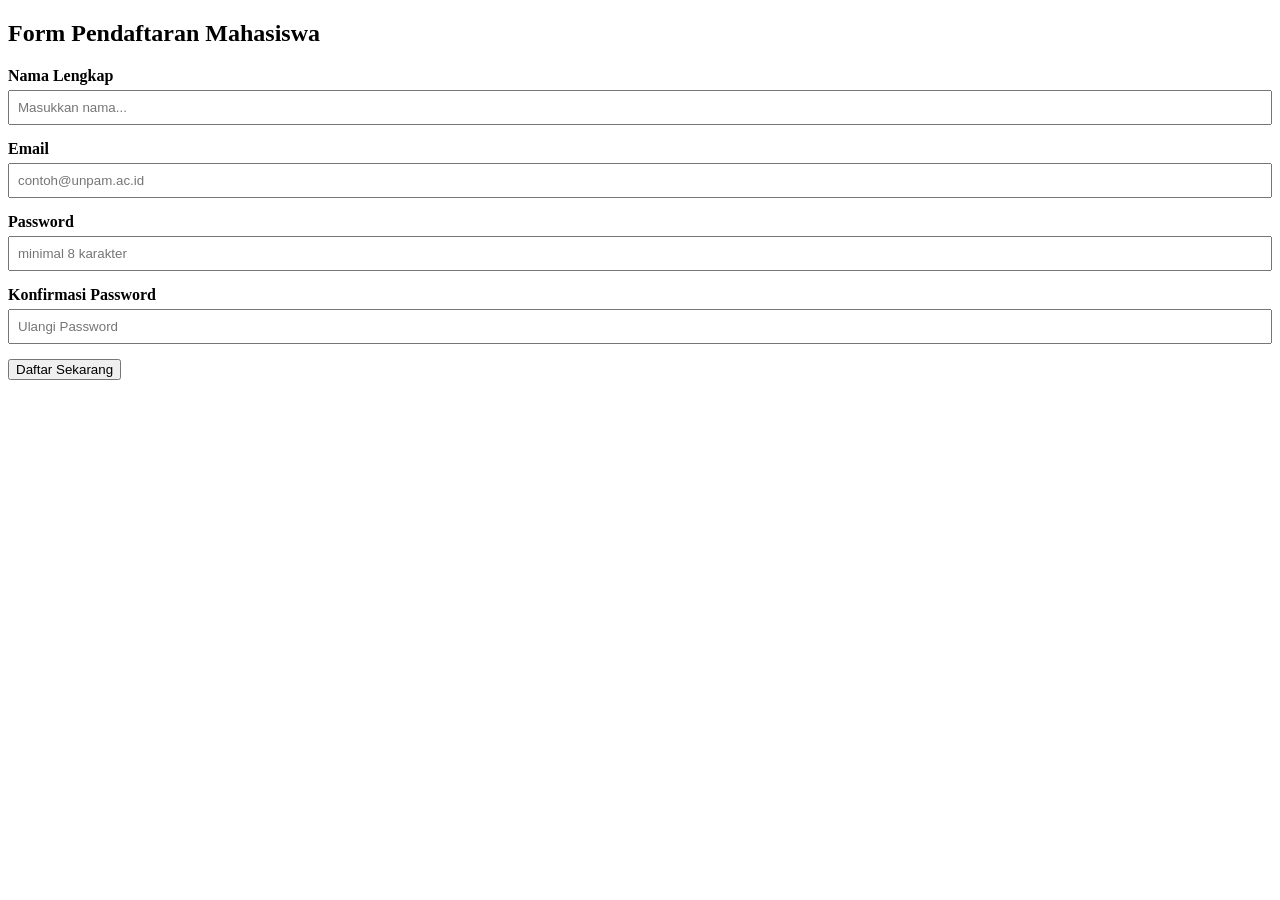
<file: PERTEMUAN 11/index.html>
<!DOCTYPE html>
<html lang = "id">

<head>
    <meta charset="UTF-8">
    <title> Latihan Validasi Form</title>
    <style>
        .form-group{
            margin-bottom: 15px;
        }
        label {
            display: block;
            margin-bottom: 5px ;
            font-weight: bold;
        }
        input {
            width: 100%;
            padding : 8px;
            box-sizing: border-box;
        }
        /*style untuk pesan eror */
        .error-message{
            color: red;
            font-size: 0.85em;
            margin-top: 5px;
            display: none;
        }
        .input-error{
            border: 2px solid red ;
        }
        .input-success{
            border: 2px solid green;
        }
        
    </style>
</head>
<body>
    <h2>Form Pendaftaran Mahasiswa</h2>
    <form id ="formRegistrasi" novalidate>
        <div class="form-group">
            <label for="nama"> Nama Lengkap</label>
            <input type="text" id="nama" placeholder="Masukkan nama...">
            <small class="error-message" id="errNama"></small>
            
        </div>
        <div class="form-group">
            <label for="email"> Email</label>
            <input type="email" id="email" placeholder="contoh@unpam.ac.id">
            <small class="error-message" id="errEmail"></small>            
        </div>
        <div class="form-group">
            <label for="password">Password</label>
            <input type="password" id="password" placeholder="minimal 8 karakter">
            <small class="error-message" id="errPassword"></small>            
        </div>
        <div class="form-group">
            <label for="konfirmasiPassword">Konfirmasi Password</label>
            <input type="password" id="konfirmasiPassword" placeholder="Ulangi Password">
            <small class="error-message" id="errKonfirmasiPassword"></small>
        </div>
        <button type="submit">Daftar Sekarang </button>
    </form>
    <script src="script.js"></script>
</body>


</html>
</file>
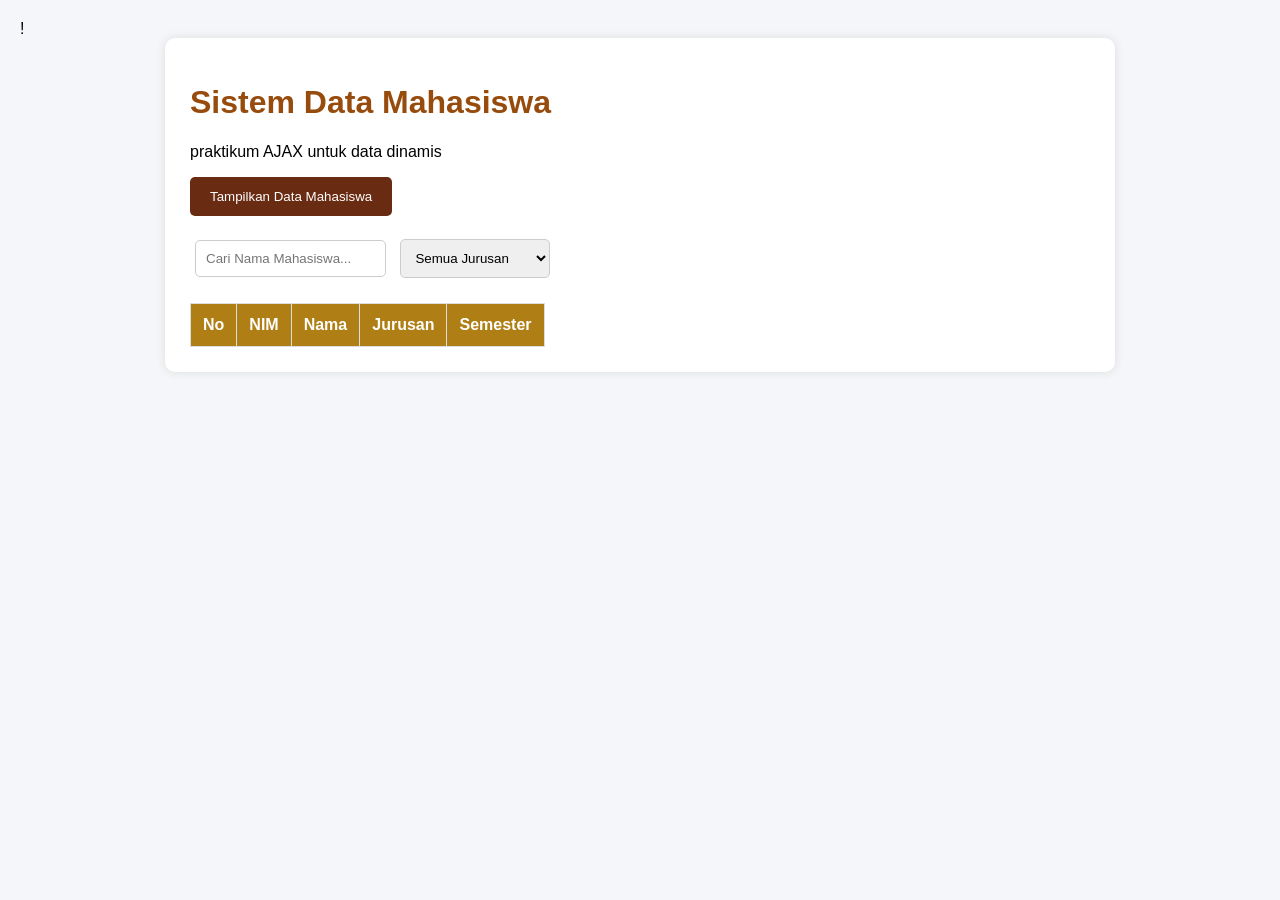
<file: PERTEMUAN 13/index.html>
<!DOCTYPE html>!
<html lang = "id">
<head>
    <meta charset="UTF-8">
    <meta name ="viewport"
            content="device-width. initial-scale=1.0">
    <title> Sistem Data Mahasiswa</title>
    <link rel="stylesheet" href="style.css">
</head>
<body>
    <div class ="container">
        <h1> Sistem Data Mahasiswa</h1>
        <p>praktikum AJAX untuk data dinamis</p>
        <button onclick="ambilData()"> 
            Tampilkan Data Mahasiswa
        </button>
        <br><br>
        <input 
            type="text"
            id="cari"
            placeholder="Cari Nama Mahasiswa..."
            onkeyup="cariMahasiswa()"
        >
        <select id="Jurusan" onchange="cariMahasiswa()">
            <option value="">Semua Jurusan</option>
            <option value="Teknik Informatika">
                Teknik Informatika
            </option>
            <option value="Sistem Informasi">
                Sistem Informasi
            </option>
            
        </select>
        <p id="status"></p>
        <table>
            <thead>
                <tr>
                    <th>No</th>
                    <th>NIM</th>
                    <th>Nama</th>
                    <th>Jurusan</th>
                    <th>Semester</th>
                </tr>
            </thead>
            <tbody id="tabelMahasiswa">
            </tbody>
        </table>        
    </div>
    <script src="script.js"></script>
</body>


</html>
</file>
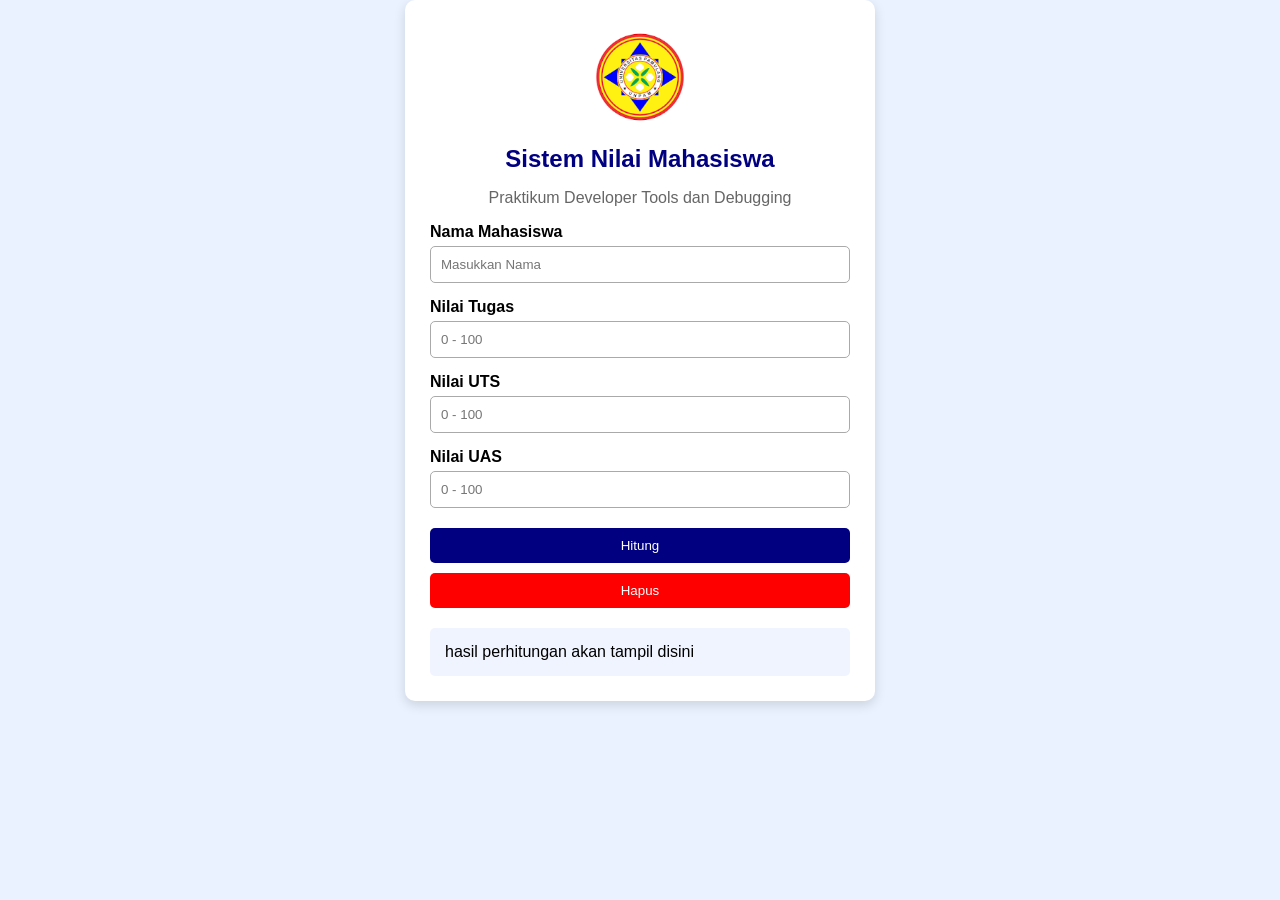
<file: PERTEMUAN 14/index.html>
<!DOCTYPE html>
<html lang="en">
<head>
    <meta charset="UTF-8">
    <meta name="viewport" content="width=device-width, initial-scale=1.0">
    <title>Praktikum Debugging JavaScript</title>
    <link rel="stylesheet" href="style.css">
</head>
<body>
    <div class="container">
        <img src="foto.png" alt="Deskripsi gambar" >
        <h1>Sistem Nilai Mahasiswa</h1>
        <P>Praktikum Developer Tools dan Debugging</P>
        <label>Nama Mahasiswa</label>
        <input type="text" id="nama" placeholder="Masukkan Nama">
        <label>Nilai Tugas</label>
        <input type="number" id="tugas" placeholder="0 - 100">
        <label>Nilai UTS</label>
        <input type="number" id="uts" placeholder="0 - 100">
        <label>Nilai UAS</label>
        <input type="number" id="uas" placeholder="0 - 100">
        <button type="button" class="btn-hitung" onclick="hitungnilai()">Hitung</button>
        <button type="button" class="btn-hapus" onclick="hapusData()">Hapus</button>
        <div id="hasil">hasil perhitungan akan tampil disini</div>
    </div>
<script src="script.js"></script>
</body>
</html
</file>
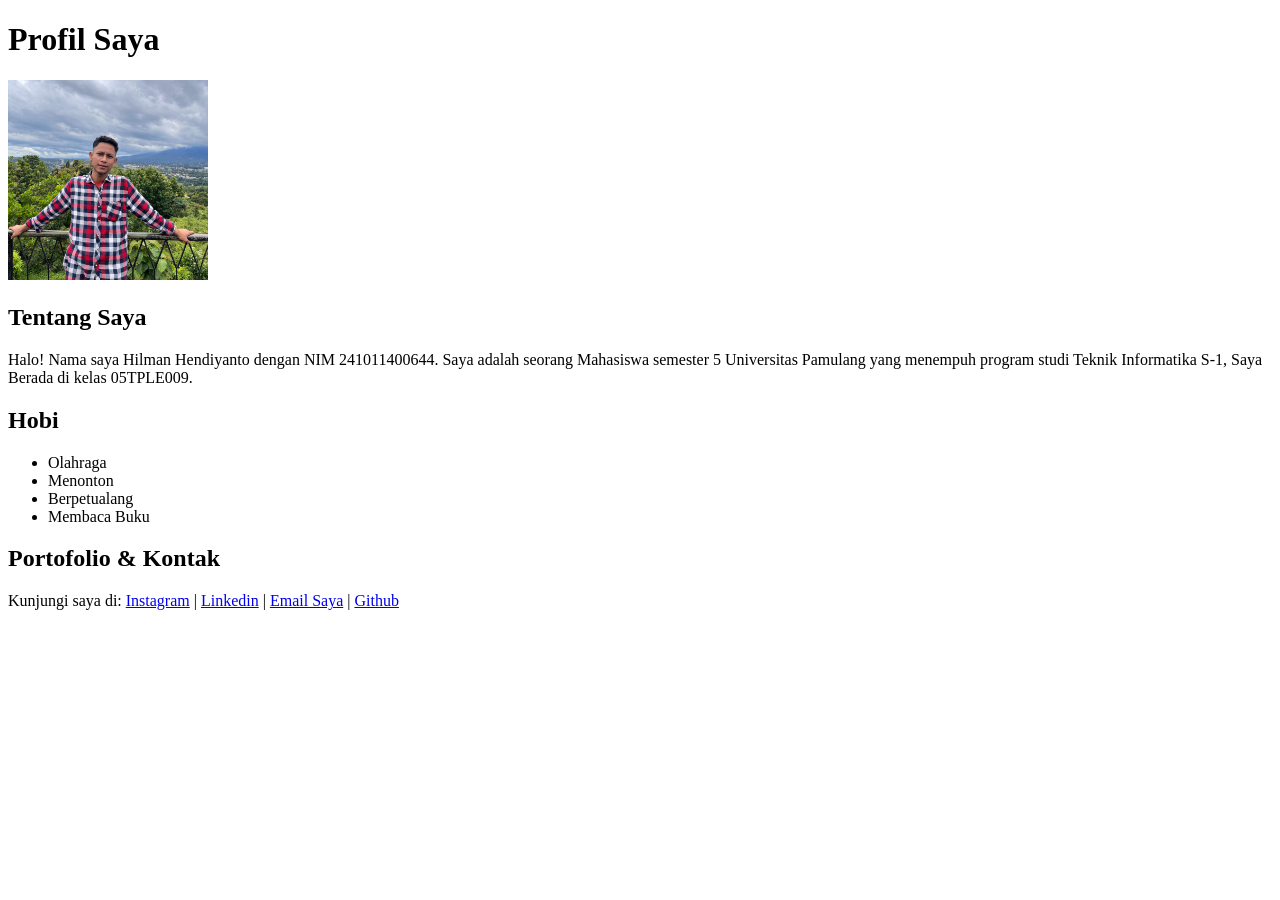
<file: PERTEMUAN 2/index.html>
<!DOCTYPE html>
<html lang="id">
<head>
    <meta charset="UTF-8">
    <meta name="viewport" content="width=device-width, initial-scale=1.0">
    <title>Profil Hilman Hendiyanto</title>
</head>
<body>
</head>
<body>
    <div class="container">
        
    
        <h1>Profil Saya</h1>
        <img src="images/Profil.jpg" alt="Foto Profil" width="200">
        
        <h2>Tentang Saya</h2>
        <p>
            Halo! Nama saya Hilman Hendiyanto dengan NIM 241011400644. Saya adalah seorang Mahasiswa semester 5 Universitas Pamulang yang menempuh program studi Teknik Informatika S-1, Saya Berada di kelas 05TPLE009.
        </p>

        <h2>Hobi</h2>
        <ul>
            <li>Olahraga</li> 
            <li>Menonton </li>
            <li>Berpetualang</li>
            <li>Membaca Buku</li>
        </ul>

        
        <h2>Portofolio & Kontak</h2>
        <p>
            Kunjungi saya di:
            <a href="https://www.instagram.com/manhy_68/?hl=id" target="_blank">Instagram</a> | 
            <a href="https://www.linkedin.com/in/hilman-hendiyanto-b166482a6" target="_blank">Linkedin</a> | 
            <a href="https://mail.google.com/mail/?view=cm&fs=1&to=hilmanhendiyanto@gmail.com">Email Saya</a> |
            <a href="https://github.com/hilman68">Github</a>
        </p>

    </div>
</body>
</html>
</file>
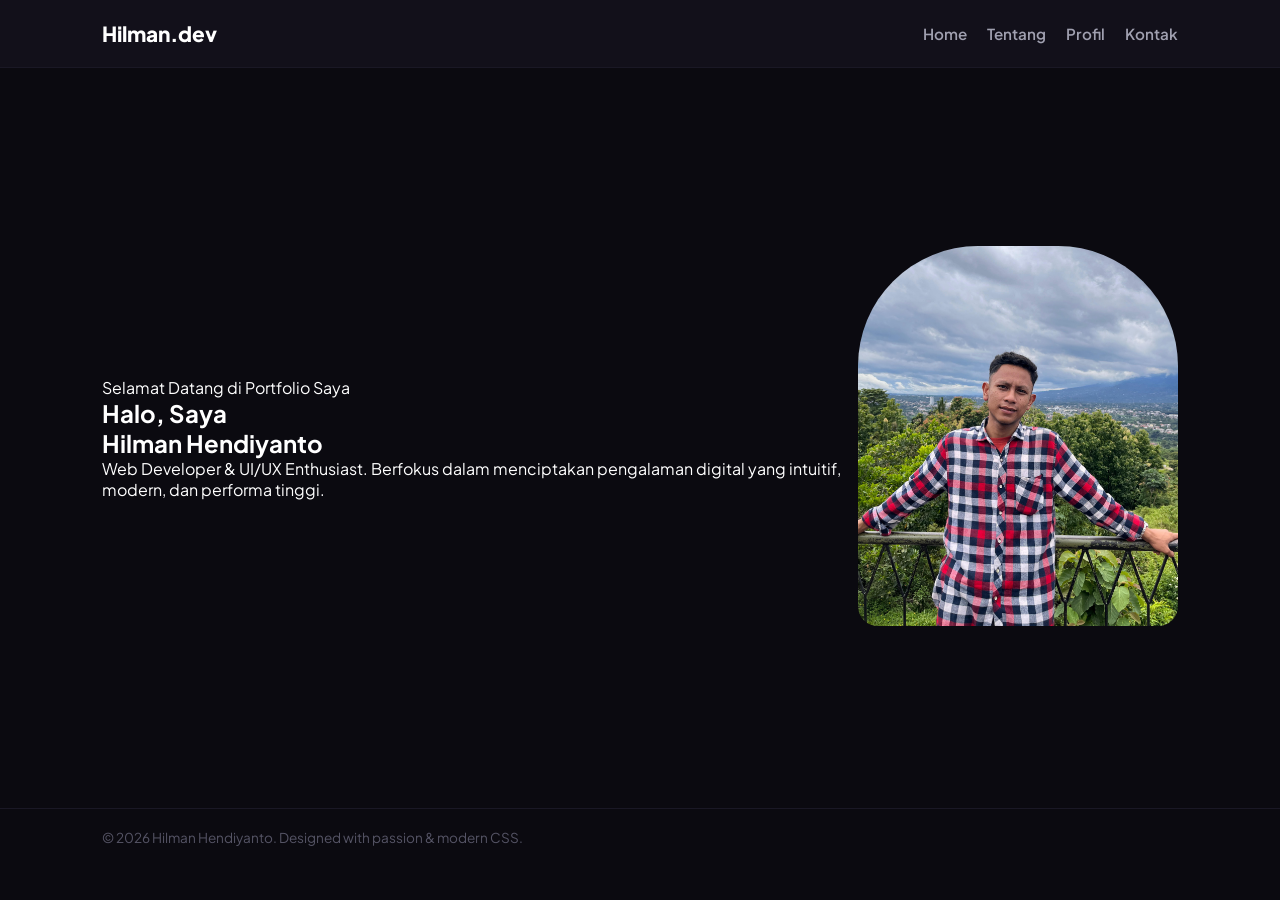
<file: PERTEMUAN 4/index.html>
<!DOCTYPE html>
<html lang="id">
<head>
    <meta charset="UTF-8">
    <meta name="viewport" content="width=device-width, initial-scale=1.0">
    <title>Home - Hilman Hendiyanto</title>
    <link rel="stylesheet" href="style.css">
</head>
<body>

    <header>
        <a href="index.html" class="logo">Hilman<span>.dev</span></a>
        <nav>
            <ul>
                <li><a href="index.html" class="active">Home</a></li>
                <li><a href="about.html">Tentang</a></li>
                <li><a href="profil.html">Profil</a></li>
                <li><a href="contact.html" class="btn-contact-nav">Kontak</a></li>
            </ul>
        </nav>
    </header>

    <section class="hero">
        <div class="hero-content">
            <span class="badge">Selamat Datang di Portfolio Saya</span>
            <h1>Halo, Saya <br><span class="gradient-text">Hilman Hendiyanto</span></h1>
            <p>Web Developer & UI/UX Enthusiast. Berfokus dalam menciptakan pengalaman digital yang intuitif, modern, dan performa tinggi.</p>
        </div>
        <div class="hero-image">
            <div class="avatar-frame">
                <img src="images/Profil.jpg" alt="Hilman Hendiyanto">
            </div>
        </div>
    </section>

    <footer>
        <p>&copy; 2026 Hilman Hendiyanto. Designed with passion & modern CSS.</p>
    </footer>

</body>
</html>
</file>
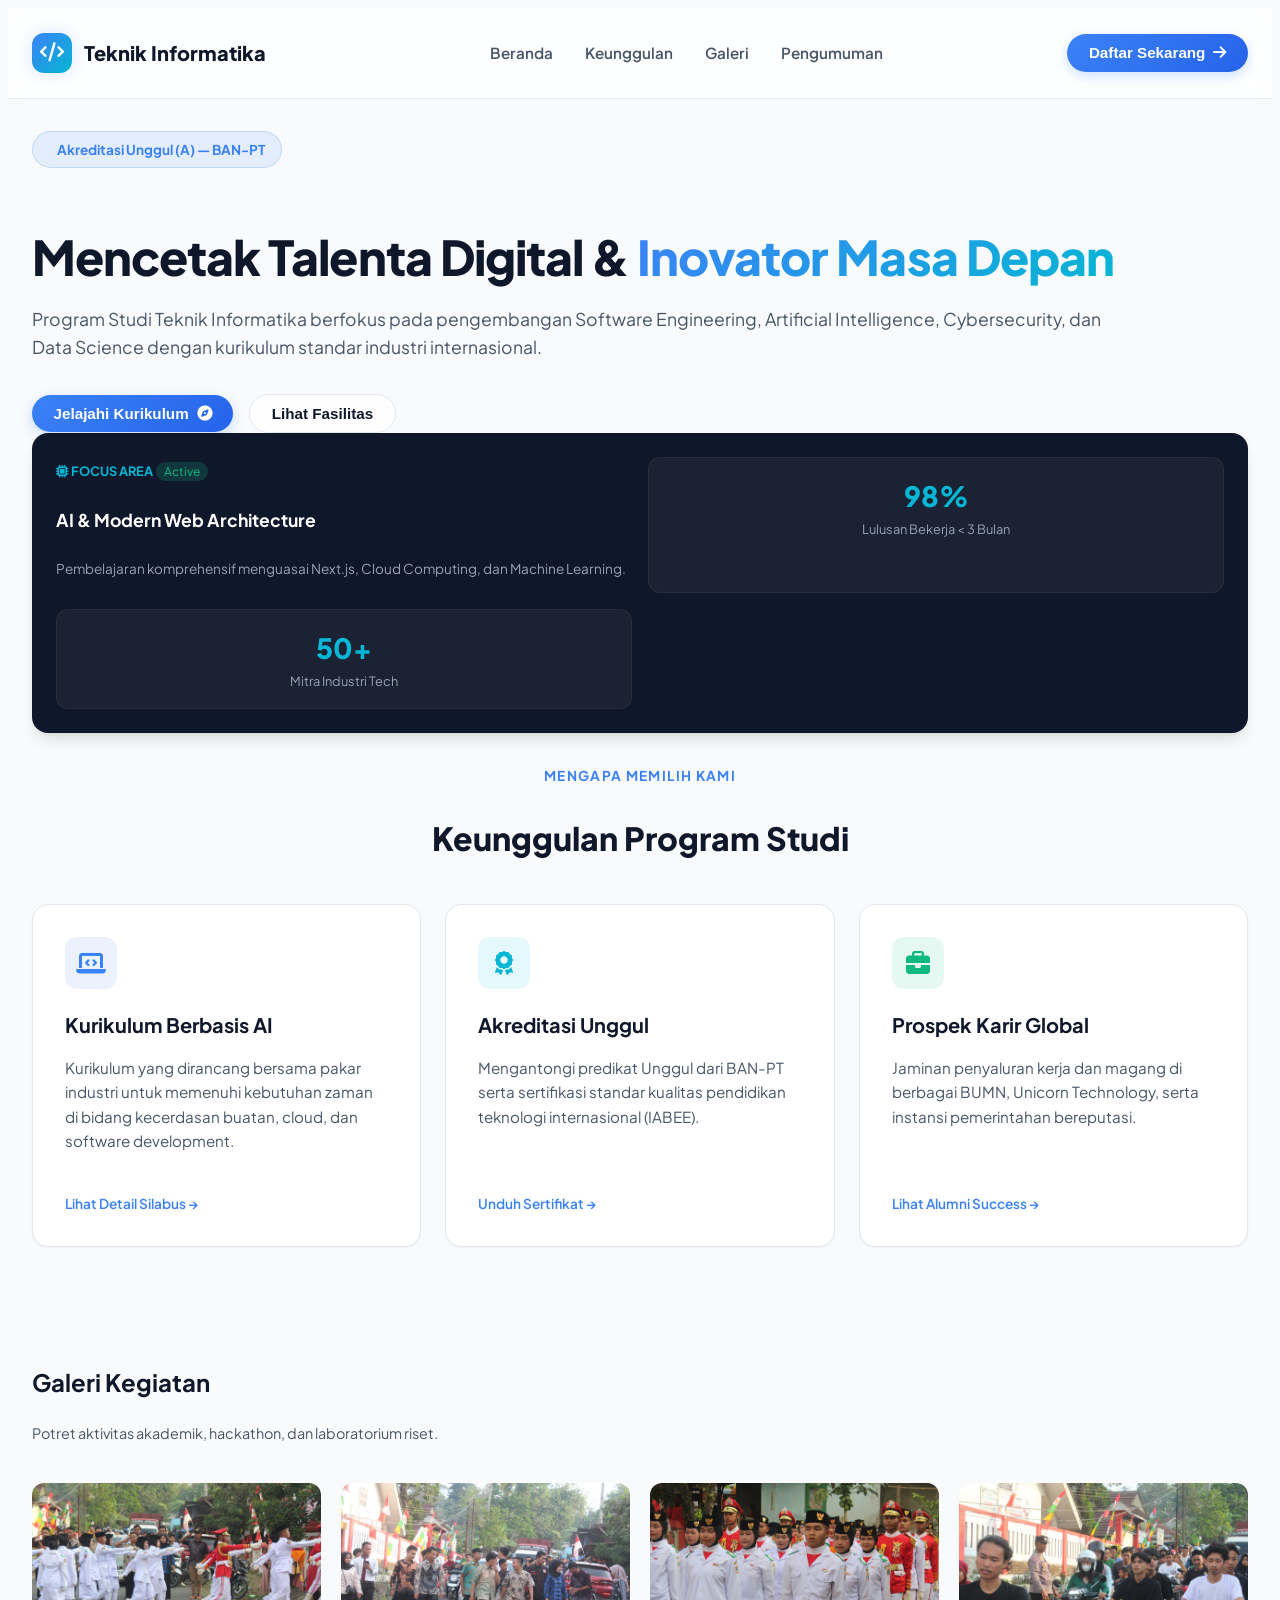
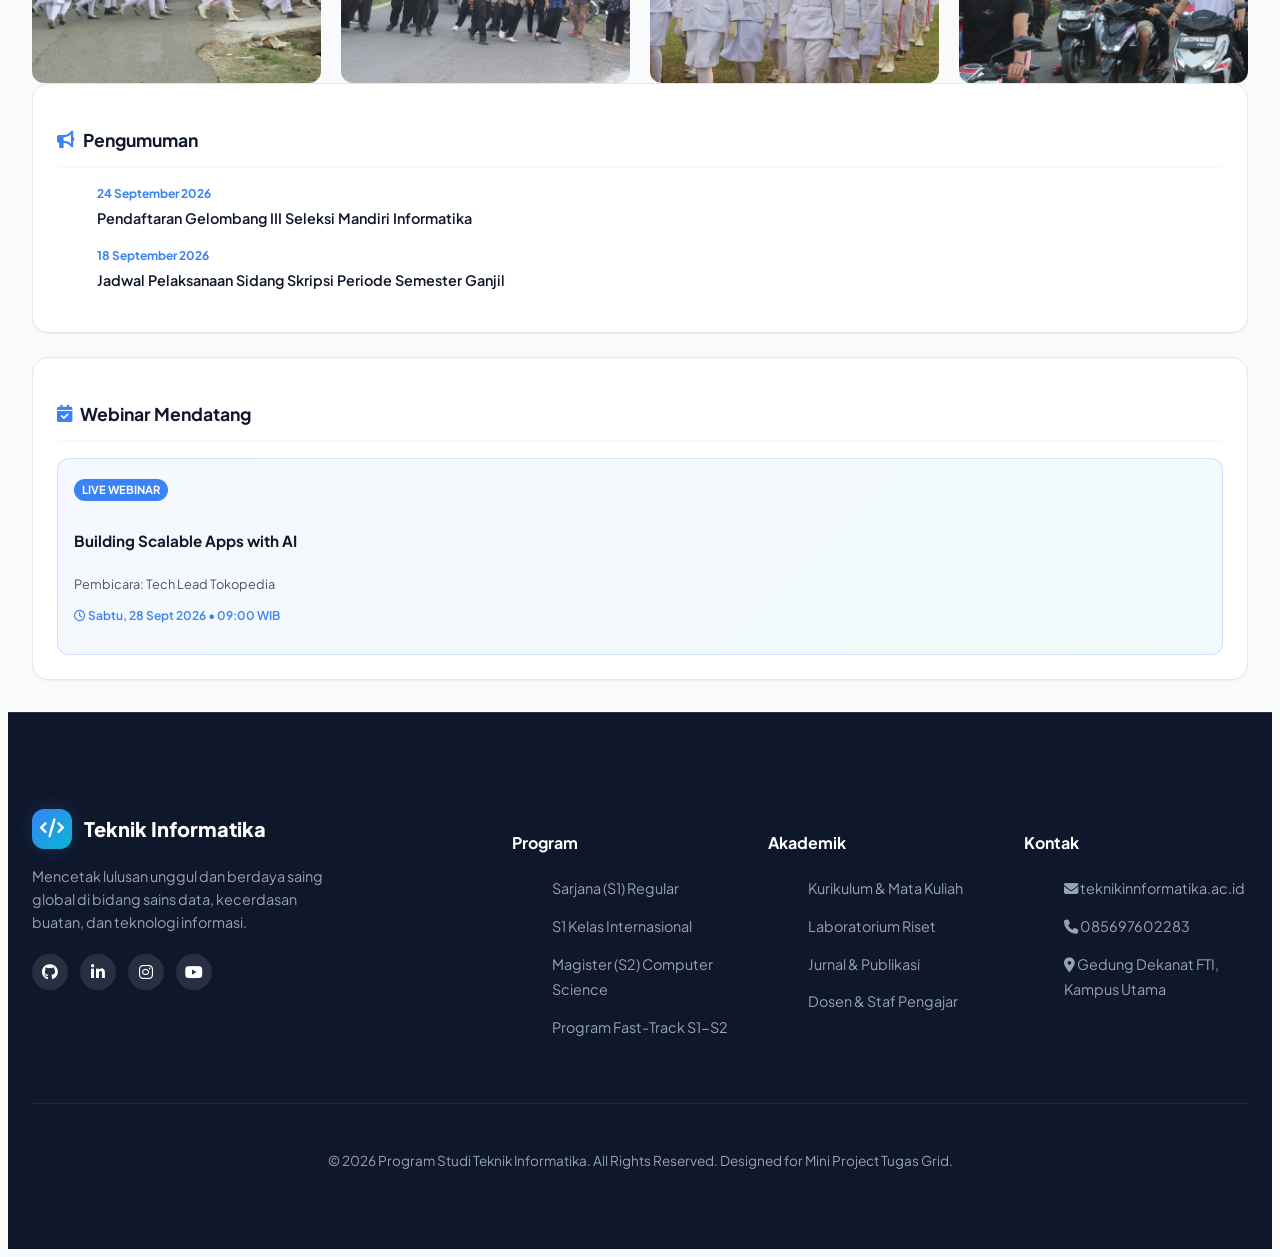
<file: PERTEMUAN 6/TUGAS/index.html>
<!DOCTYPE html>
<html lang="id">
<head>
    <meta charset="UTF-8">
    <meta name="viewport" content="width=device-width, initial-scale=1.0">
    <title>Teknik Informatika - Fakultas Teknologi Informasi</title>
    
    <!-- Google Fonts -->
    <link rel="preconnect" href="https://fonts.googleapis.com">
    <link rel="preconnect" href="https://fonts.gstatic.com" crossorigin>
    <link href="https://fonts.googleapis.com/css2?family=Plus+Jakarta+Sans:wght@400;500;600;700;800&display=swap" rel="stylesheet">
    
    <!-- FontAwesome Icons -->
    <link rel="stylesheet" href="https://cdnjs.cloudflare.com/ajax/libs/font-awesome/6.4.0/css/all.min.css">

    
    <link rel="stylesheet" href="style.css">
</head>
<body>

    <header>
        <nav class="navbar">
            <a href="#" class="logo">
                <div class="logo-icon"><i class="fa-solid fa-code"></i></div>
                <span>Teknik Informatika</span>
            </a>
            <ul class="nav-links">
                <li><a href="#hero" class="nav-link">Beranda</a></li>
                <li><a href="#keunggulan" class="nav-link">Keunggulan</a></li>
                <li><a href="#galeri" class="nav-link">Galeri</a></li>
                <li><a href="#info" class="nav-link">Pengumuman</a></li>
            </ul>
            <button class="btn-primary">
                <span>Daftar Sekarang</span>
                <i class="fa-solid fa-arrow-right"></i>
            </button>
        </nav>
    </header>

    <div class="container">
        <section id="hero" class="hero">
            <div class="hero-content">
                <div class="hero-badge">
                    <i class="fa-solid fa-sparkles"></i>
                    <span>Akreditasi Unggul (A) — BAN-PT</span>
                </div>
                <h1 class="hero-title">
                    Mencetak Talenta Digital & <span>Inovator Masa Depan</span>
                </h1>
                <p class="hero-description">
                    Program Studi Teknik Informatika berfokus pada pengembangan Software Engineering, Artificial Intelligence, Cybersecurity, dan Data Science dengan kurikulum standar industri internasional.
                </p>
                <div class="hero-actions">
                    <button class="btn-primary">
                        <span>Jelajahi Kurikulum</span>
                        <i class="fa-solid fa-compass"></i>
                    </button>
                    <button class="btn-secondary">Lihat Fasilitas</button>
                </div>
            </div>

            <div class="hero-visual">
                <div class="hero-card-grid">
                    <!-- Grid Item yang menggunakan grid-column: span 2 -->
                    <div class="hero-feature-span">
                        <div class="hero-feature-header">
                            <span class="focus-badge"><i class="fa-solid fa-microchip"></i> FOCUS AREA</span>
                            <span class="status-badge">Active</span>
                        </div>
                        <h4 class="feature-title">AI & Modern Web Architecture</h4>
                        <p class="feature-desc">Pembelajaran komprehensif menguasai Next.js, Cloud Computing, dan Machine Learning.</p>
                    </div>
                    <div class="mini-stat-card">
                        <div class="mini-stat-number">98%</div>
                        <div class="mini-stat-label">Lulusan Bekerja &lt; 3 Bulan</div>
                    </div>
                    <div class="mini-stat-card">
                        <div class="mini-stat-number">50+</div>
                        <div class="mini-stat-label">Mitra Industri Tech</div>
                    </div>
                </div>
            </div>
        </section>

        <section id="keunggulan" class="section-padding">
            <div class="section-header">
                <div class="section-subtitle">Mengapa Memilih Kami</div>
                <h2 class="section-title">Keunggulan Program Studi</h2>
            </div>

            <div class="info-cards-grid">
                <!-- Card 1 -->
                <div class="info-card">
                    <div>
                        <div class="card-icon blue">
                            <i class="fa-solid fa-laptop-code"></i>
                        </div>
                        <h3>Kurikulum Berbasis AI</h3>
                        <p>Kurikulum yang dirancang bersama pakar industri untuk memenuhi kebutuhan zaman di bidang kecerdasan buatan, cloud, dan software development.</p>
                    </div>
                    <span class="card-tag">Lihat Detail Silabus &rarr;</span>
                </div>

                <!-- Card 2 -->
                <div class="info-card">
                    <div>
                        <div class="card-icon cyan">
                            <i class="fa-solid fa-award"></i>
                        </div>
                        <h3>Akreditasi Unggul</h3>
                        <p>Mengantongi predikat Unggul dari BAN-PT serta sertifikasi standar kualitas pendidikan teknologi internasional (IABEE).</p>
                    </div>
                    <span class="card-tag">Unduh Sertifikat &rarr;</span>
                </div>

                <!-- Card 3 -->
                <div class="info-card">
                    <div>
                        <div class="card-icon emerald">
                            <i class="fa-solid fa-briefcase"></i>
                        </div>
                        <h3>Prospek Karir Global</h3>
                        <p>Jaminan penyaluran kerja dan magang di berbagai BUMN, Unicorn Technology, serta instansi pemerintahan bereputasi.</p>
                    </div>
                    <span class="card-tag">Lihat Alumni Success &rarr;</span>
                </div>
            </div>
        </section>

        <div id="info" class="main-layout">
            <!-- Galeri Kegiatan (Challenge: auto-fit + minmax()) -->
            <div class="gallery-container" id="galeri">
                <div class="gallery-header">
                    <div>
                        <h2 class="gallery-heading">Galeri Kegiatan</h2>
                        <p class="gallery-subheading">Potret aktivitas akademik, hackathon, dan laboratorium riset.</p>
                    </div>
                </div>

                <!-- Challenge Requirement: repeat(auto-fit, minmax()) -->
                <div class="gallery-grid">
                    <div class="gallery-item">
                        <img src="images/hackathon.jpg" alt="Hackathon" onerror="this.src='https://placehold.co/600x400/1e293b/ffffff?text=Hackathon+2026'">
                        <div class="gallery-overlay">
                            <div class="gallery-title">National Hackathon 2026</div>
                            <div class="gallery-desc">Juara 1 Kategori Smart City Solution</div>
                        </div>
                    </div>

                    <div class="gallery-item">
                        <img src="images/lab-riset.jpg" alt="Collaborative Lab" onerror="this.src='https://placehold.co/600x400/1e293b/ffffff?text=Lab+Riset'">
                        <div class="gallery-overlay">
                            <div class="gallery-title">Software Engineering Lab</div>
                            <div class="gallery-desc">Sesi Kolaborasi Projects Mahasiswa</div>
                        </div>
                    </div>

                    <div class="gallery-item">
                        <img src="images/kuliah-tamu.jpg" alt="Guest Lecture" onerror="this.src='https://placehold.co/600x400/1e293b/ffffff?text=Kuliah+Tamu'">
                        <div class="gallery-overlay">
                            <div class="gallery-title">Tech Talk International</div>
                            <div class="gallery-desc">Narasumber Senior Architect dari Google</div>
                        </div>
                    </div>

                    <div class="gallery-item">
                        <img src="images/cyber-security.jpg" alt="Cyber Security Workshop" onerror="this.src='https://placehold.co/600x400/1e293b/ffffff?text=Cyber+Security'">
                        <div class="gallery-overlay">
                            <div class="gallery-title">Cyber Security Workshop</div>
                            <div class="gallery-desc">Simulasi CTF (Capture The Flag)</div>
                        </div>
                    </div>
                </div>
            </div>
            </div>

            <!-- Sidebar Info Tambahan -->
            <aside class="sidebar">
                <!-- Widget Pengumuman -->
                <div class="widget">
                    <h3 class="widget-title">
                        <i class="fa-solid fa-bullhorn"></i>
                        <span>Pengumuman</span>
                    </h3>
                    <ul class="announcement-list">
                        <li class="announcement-item">
                            <span class="announcement-date">24 September 2026</span>
                            <a href="#" class="announcement-link">Pendaftaran Gelombang III Seleksi Mandiri Informatika</a>
                        </li>
                        <li class="announcement-item">
                            <span class="announcement-date">18 September 2026</span>
                            <a href="#" class="announcement-link">Jadwal Pelaksanaan Sidang Skripsi Periode Semester Ganjil</a>
                        </li>
                    </ul>
                </div>

                <!-- Widget Event / Webinar -->
                <div class="widget">
                    <h3 class="widget-title">
                        <i class="fa-solid fa-calendar-check"></i>
                        <span>Webinar Mendatang</span>
                    </h3>
                    <div class="event-card">
                        <span class="event-badge">LIVE WEBINAR</span>
                        <h4 class="event-title">Building Scalable Apps with AI</h4>
                        <p class="event-speaker">Pembicara: Tech Lead Tokopedia</p>
                        <p class="event-time"><i class="fa-regular fa-clock"></i> Sabtu, 28 Sept 2026 • 09:00 WIB</p>
                    </div>
                </div>
            </aside>
        </div>
    </div>

    <footer>
        <div class="container">
            <div class="footer-grid">
                <div class="footer-brand">
                    <a href="#" class="logo footer-logo">
                        <div class="logo-icon"><i class="fa-solid fa-code"></i></div>
                        <span>Teknik Informatika</span>
                    </a>
                    <p>Mencetak lulusan unggul dan berdaya saing global di bidang sains data, kecerdasan buatan, dan teknologi informasi.</p>
                    <div class="social-icons">
                        <a href="#" class="social-btn"><i class="fa-brands fa-github"></i></a>
                        <a href="#" class="social-btn"><i class="fa-brands fa-linkedin-in"></i></a>
                        <a href="#" class="social-btn"><i class="fa-brands fa-instagram"></i></a>
                        <a href="#" class="social-btn"><i class="fa-brands fa-youtube"></i></a>
                    </div>
                </div>

                <div class="footer-column">
                    <h4>Program</h4>
                    <ul class="footer-links">
                        <li><a href="index.html">Sarjana (S1) Regular</a></li>
                        <li><a href="index.html">S1 Kelas Internasional</a></li>
                        <li><a href="index.html">Magister (S2) Computer Science</a></li>
                        <li><a href="index.html">Program Fast-Track S1-S2</a></li>
                    </ul>
                </div>

                <div class="footer-column">
                    <h4>Akademik</h4>
                    <ul class="footer-links">
                        <li><a href="index.html">Kurikulum & Mata Kuliah</a></li>
                        <li><a href="index.html">Laboratorium Riset</a></li>
                        <li><a href="index.html">Jurnal & Publikasi</a></li>
                        <li><a href="index.html">Dosen & Staf Pengajar</a></li>
                    </ul>
                </div>

                <div class="footer-column">
                    <h4>Kontak</h4>
                    <ul class="footer-links">
                        <li><a href="index.html"><i class="fa-solid fa-envelope"></i> teknikinnformatika.ac.id</a></li>
                        <li><a href="index.html"><i class="fa-solid fa-phone"></i> 085697602283 </a></li>
                        <li><a href="index.html"><i class="fa-solid fa-location-dot"></i> Gedung Dekanat FTI, Kampus Utama</a></li>
                    </ul>
                </div>
            </div>

            <div class="footer-bottom">
                <p>&copy; 2026 Program Studi Teknik Informatika. All Rights Reserved. Designed for Mini Project Tugas Grid.</p>
            </div>
        </div>
    </footer>
</body>
</html>
</file>
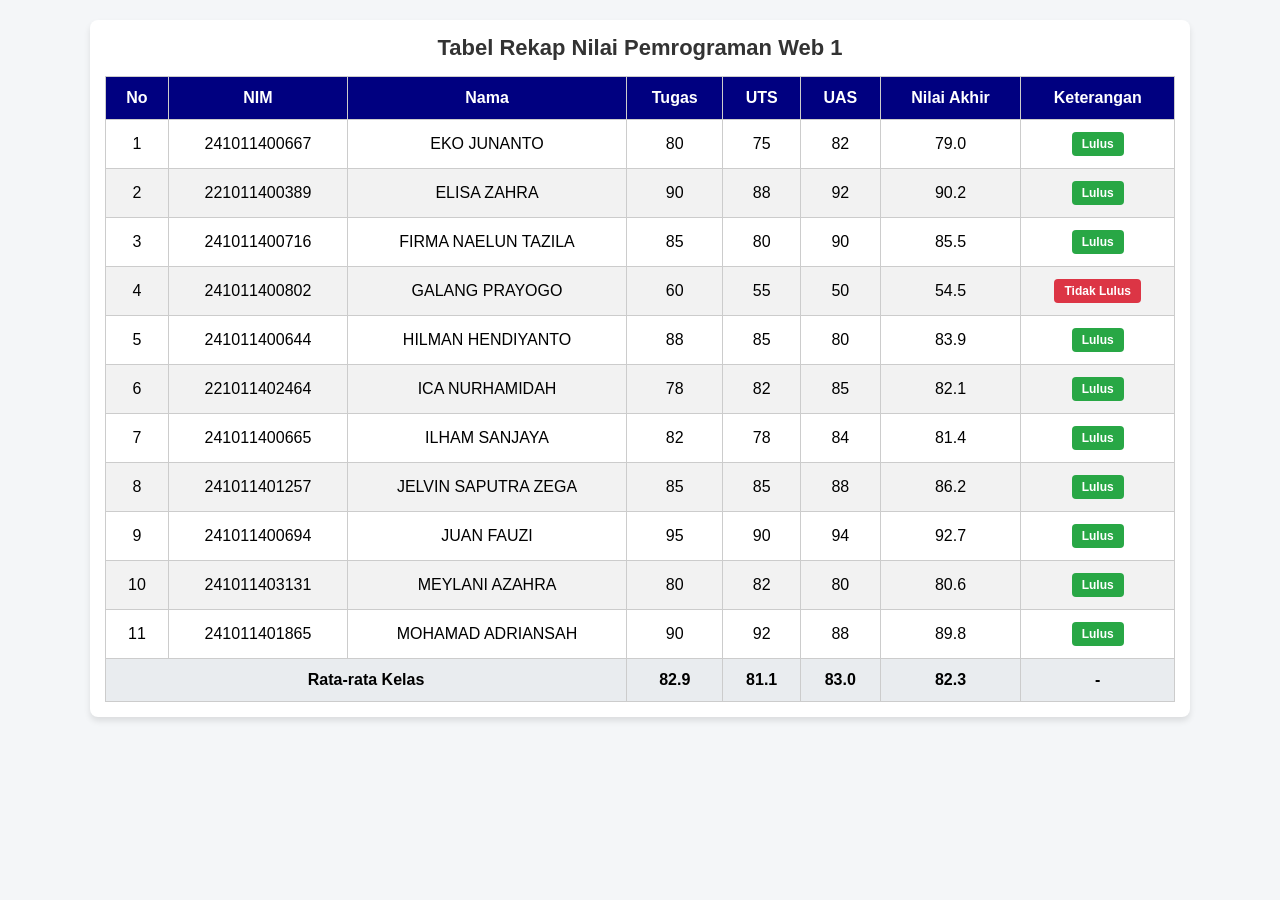
<file: PERTEMUAN 7/TUGAS/index.html>
<!DOCTYPE html>
<html lang="id">
<head>
    <meta charset="UTF-8">
    <meta name="viewport" content="width=device-width, initial-scale=1.0">
    <title>Tabel Rekap Nilai</title>
    <!-- Menghubungkan ke file CSS terpisah -->
    <link rel="stylesheet" href="style.css">
</head>
<body>

    <div class="container">
        <div class="table-wrapper">
        <table>
            <caption>Tabel Rekap Nilai Pemrograman Web 1</caption>
            
            <thead>
            <tr>
                <th>No</th>
                <th>NIM</th>
                <th>Nama</th>
                <th>Tugas</th>
                <th>UTS</th>
                <th>UAS</th>
                <th>Nilai Akhir</th>
                <th>Keterangan</th>
            </tr>
            </thead>

            <tbody>
            <tr>
                <td>1</td>
                <td>241011400667</td>
                <td>EKO JUNANTO</td>
                <td>80</td>
                <td>75</td>
                <td>82</td>
                <td>79.0</td>
                <td><span class="badge lulus">Lulus</span></td>
            </tr>
            <tr>
                <td>2</td>
                <td>221011400389</td>
                <td>ELISA ZAHRA</td>
                <td>90</td>
                <td>88</td>
                <td>92</td>
                <td>90.2</td>
                <td><span class="badge lulus">Lulus</span></td>
            </tr>
            <tr>
                <td>3</td>
                <td>241011400716</td>
                <td>FIRMA NAELUN TAZILA</td>
                <td>85</td>
                <td>80</td>
                <td>90</td>
                <td>85.5</td>
                <td><span class="badge lulus">Lulus</span></td>
            </tr>
            <tr>
                <td>4</td>
                <td>241011400802</td>
                <td>GALANG PRAYOGO</td>
                <td>60</td>
                <td>55</td>
                <td>50</td>
                <td>54.5</td>
                <td><span class="badge tidak-lulus">Tidak Lulus</span></td>
            </tr>
            <tr>
                <td>5</td>
                <td>241011400644</td>
                <td>HILMAN HENDIYANTO</td>
                <td>88</td>
                <td>85</td>
                <td>80</td>
                <td>83.9</td>
                <td><span class="badge lulus">Lulus</span></td>
            </tr>
            <tr>
                <td>6</td>
                <td>221011402464</td>
                <td>ICA NURHAMIDAH</td>
                <td>78</td>
                <td>82</td>
                <td>85</td>
                <td>82.1</td>
                <td><span class="badge lulus">Lulus</span></td>
            </tr>
            <tr>
                <td>7</td>
                <td>241011400665</td>
                <td>ILHAM SANJAYA</td>
                <td>82</td>
                <td>78</td>
                <td>84</td>
                <td>81.4</td>
                <td><span class="badge lulus">Lulus</span></td>
            </tr>
            <tr>
                <td>8</td>
                <td>241011401257</td>
                <td>JELVIN SAPUTRA ZEGA</td>
                <td>85</td>
                <td>85</td>
                <td>88</td>
                <td>86.2</td>
                <td><span class="badge lulus">Lulus</span></td>
            </tr>
            <tr>
                <td>9</td>
                <td>241011400694</td>
                <td>JUAN FAUZI</td>
                <td>95</td>
                <td>90</td>
                <td>94</td>
                <td>92.7</td>
                <td><span class="badge lulus">Lulus</span></td>
            </tr>
            <tr>
                <td>10</td>
                <td>241011403131</td>
                <td>MEYLANI AZAHRA</td>
                <td>80</td>
                <td>82</td>
                <td>80</td>
                <td>80.6</td>
                <td><span class="badge lulus">Lulus</span></td>
            </tr>
            <tr>
                <td>11</td>
                <td>241011401865</td>
                <td>MOHAMAD ADRIANSAH</td>
                <td>90</td>
                <td>92</td>
                <td>88</td>
                <td>89.8</td>
                <td><span class="badge lulus">Lulus</span></td>
            </tr>
            </tbody>

            <tfoot>
                <tr>
                    <td colspan="3">Rata-rata Kelas</td>
                    <td>82.9</td>
                    <td>81.1</td>
                    <td>83.0</td>
                    <td>82.3</td>
                    <td>-</td>
                </tr>
            </tfoot>
        </table>
        </div>
    </div>

</body>
</html>
</file>
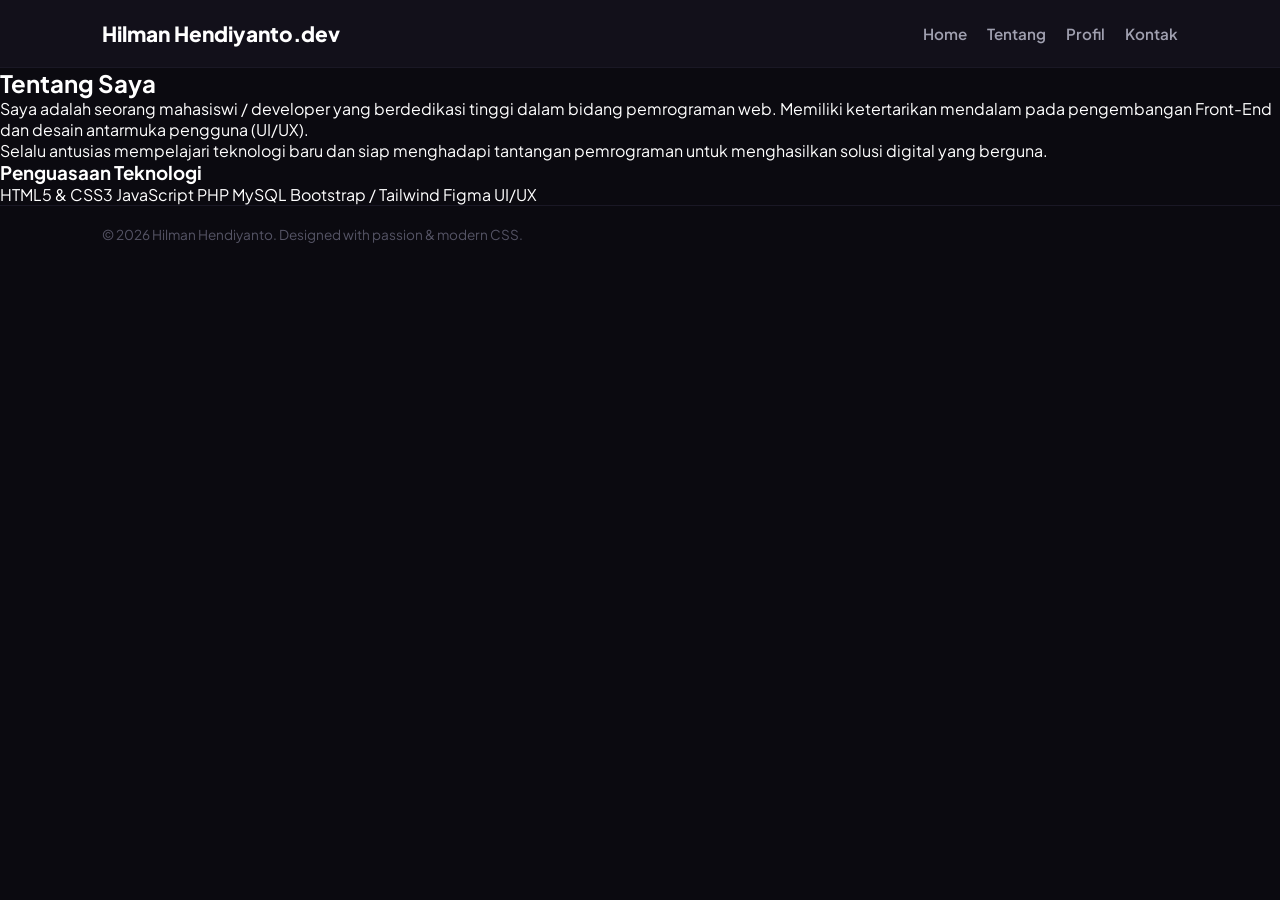
<file: PERTEMUAN 4/about.html>
<!DOCTYPE html>
<html lang="id">
<head>
    <meta charset="UTF-8">
    <meta name="viewport" content="width=device-width, initial-scale=1.0">
    <title>Tentang - Hilman Hendiyanto</title>
    <link rel="stylesheet" href="style.css">
</head>
<body>

    <header>
        <a href="index.html" class="logo">Hilman Hendiyanto<span>.dev</span></a>
        <nav>
            <ul>
                <li><a href="index.html">Home</a></li>
                <li><a href="about.html" class="active">Tentang</a></li>
                <li><a href="profil.html">Profil</a></li>
                <li><a href="contact.html" class="btn-contact-nav">Kontak</a></li>
            </ul>
        </nav>
    </header>

    <section>
        <h2 class="section-title">Tentang Saya</h2>
        <div class="about-grid">
            <div class="about-text">
                <p>Saya adalah seorang mahasiswi / developer yang berdedikasi tinggi dalam bidang pemrograman web. Memiliki ketertarikan mendalam pada pengembangan Front-End dan desain antarmuka pengguna (UI/UX).</p>
                <p>Selalu antusias mempelajari teknologi baru dan siap menghadapi tantangan pemrograman untuk menghasilkan solusi digital yang berguna.</p>
            </div>
            <div>
                <h3>Penguasaan Teknologi</h3>
                <div class="skills-container">
                    <span class="skill-tag">HTML5 & CSS3</span>
                    <span class="skill-tag">JavaScript</span>
                    <span class="skill-tag">PHP</span>
                    <span class="skill-tag">MySQL</span>
                    <span class="skill-tag">Bootstrap / Tailwind</span>
                    <span class="skill-tag">Figma UI/UX</span>
                </div>
            </div>
        </div>
    </section>

    <footer>
        <p>&copy; 2026 Hilman Hendiyanto. Designed with passion & modern CSS.</p>
    </footer>

</body>
</html>
</file>
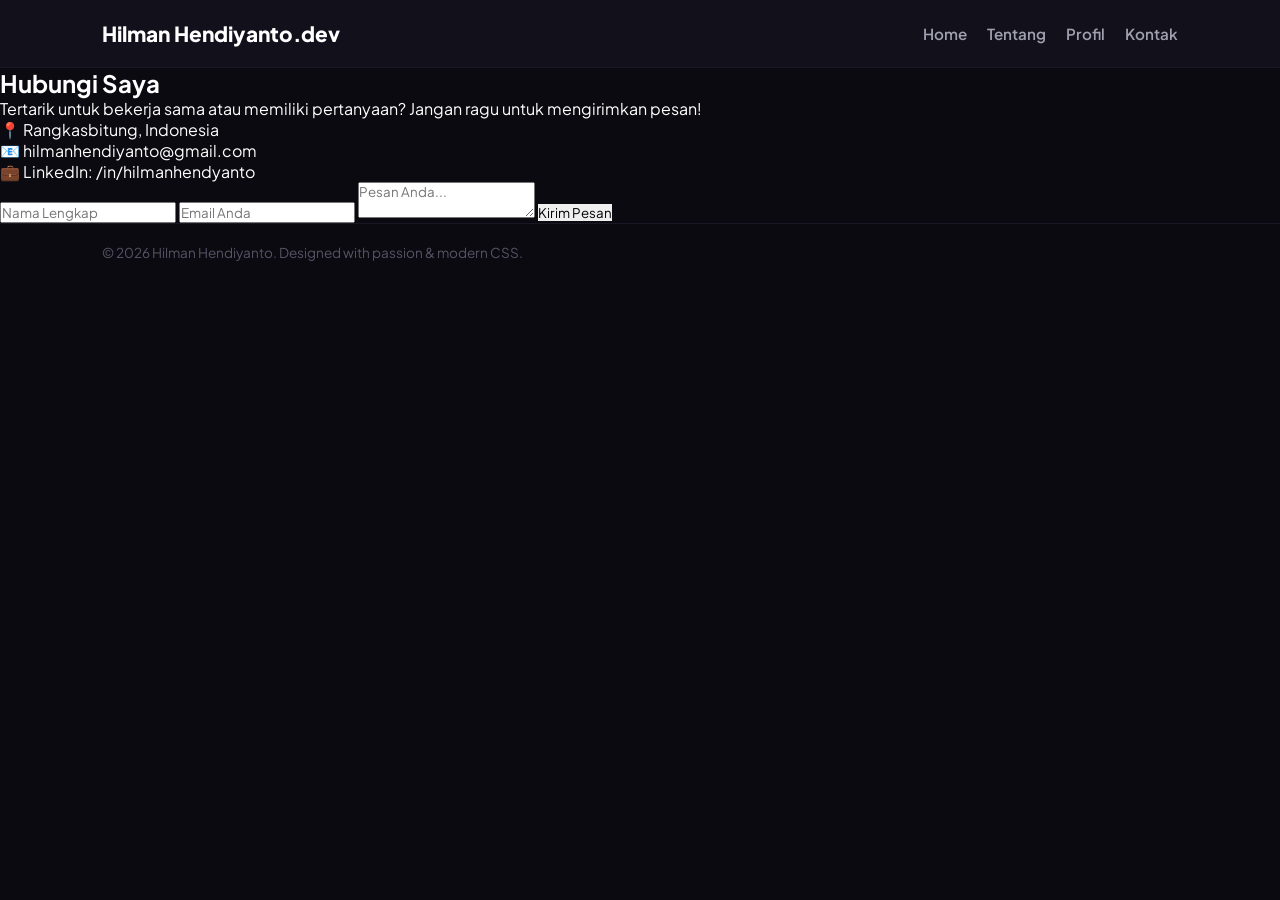
<file: PERTEMUAN 4/contact.html>
<!DOCTYPE html>
<html lang="id">
<head>
    <meta charset="UTF-8">
    <meta name="viewport" content="width=device-width, initial-scale=1.0">
    <title>Kontak - Hilman Hendiyanto</title>
    <link rel="stylesheet" href="style.css">
</head>
<body>

    <header>
        <a href="index.html" class="logo">Hilman Hendiyanto<span>.dev</span></a>
        <nav>
            <ul>
                <li><a href="index.html">Home</a></li>
                <li><a href="about.html">Tentang</a></li>
                <li><a href="profil.html">Profil</a></li>
                <li><a href="contact.html" class="btn-contact-nav active">Kontak</a></li>
            </ul>
        </nav>
    </header>

    <section>
        <h2 class="section-title">Hubungi Saya</h2>
        <div class="contact-container">
            <div class="contact-info">
                <p>Tertarik untuk bekerja sama atau memiliki pertanyaan? Jangan ragu untuk mengirimkan pesan!</p>
                <div class="contact-detail">
                    <div class="detail-item">
                        <span>📍</span> Rangkasbitung, Indonesia
                    </div>
                    <div class="detail-item">
                        <span>📧</span> hilmanhendiyanto@gmail.com
                    </div>
                    <div class="detail-item">
                        <span>💼</span> LinkedIn: /in/hilmanhendyanto
                    </div>
                </div>
            </div>
            <form action="#">
                <input type="text" placeholder="Nama Lengkap" required>
                <input type="email" placeholder="Email Anda" required>
                <textarea placeholder="Pesan Anda..." required></textarea>
                <button type="submit" class="btn-primary" style="border:none; cursor:pointer;">Kirim Pesan</button>
            </form>
        </div>
    </section>

    <footer>
        <p>&copy; 2026 Hilman Hendiyanto. Designed with passion & modern CSS.</p>
    </footer>

</body>
</html>
</file>
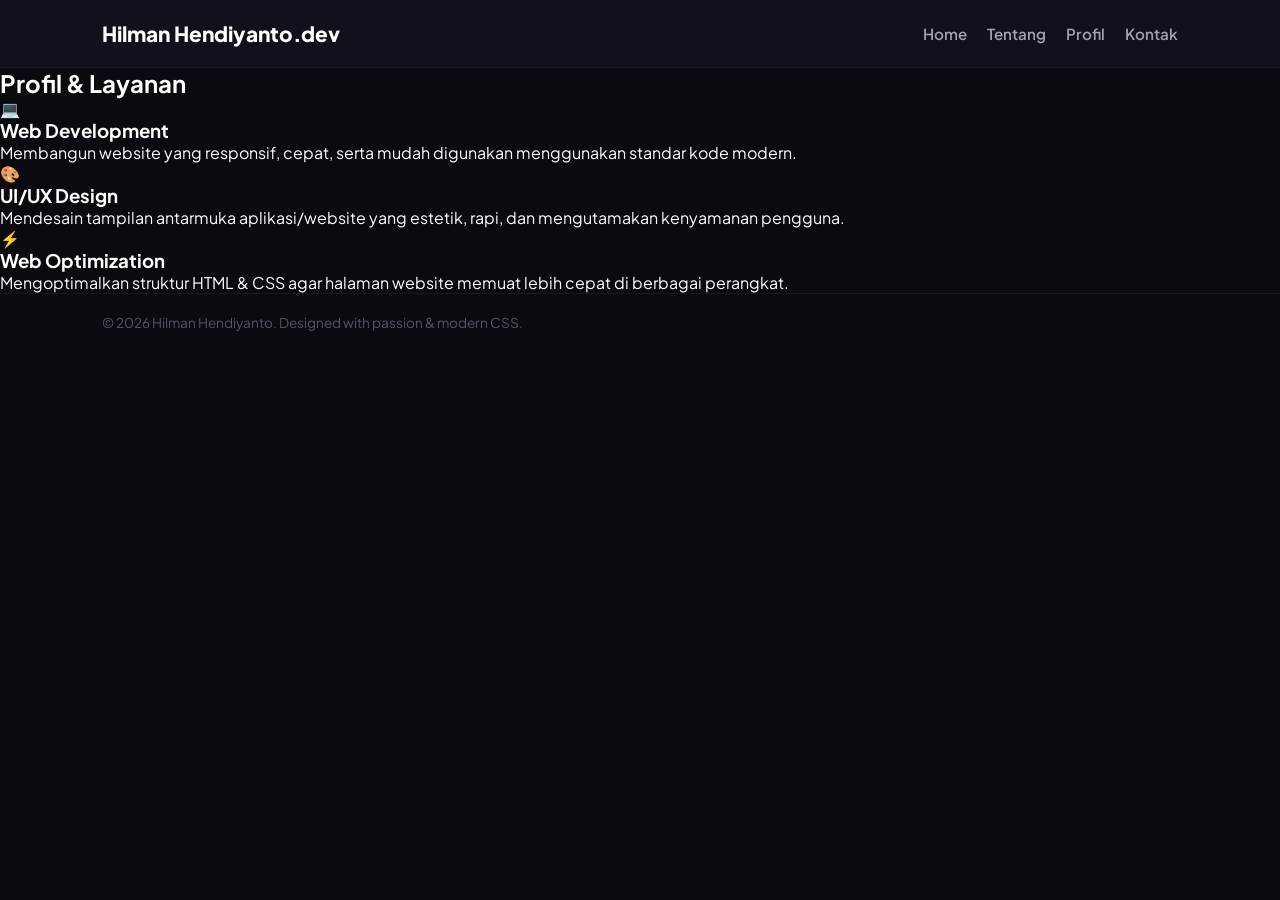
<file: PERTEMUAN 4/profil.html>
<!DOCTYPE html>
<html lang="id">
<head>
    <meta charset="UTF-8">
    <meta name="viewport" content="width=device-width, initial-scale=1.0">
    <title>Profil - Hilman Hendiyanto</title>
    <link rel="stylesheet" href="style.css">
</head>
<body>

    <header>
        <a href="index.html" class="logo">Hilman Hendiyanto<span>.dev</span></a>
        <nav>
            <ul>
                <li><a href="index.html">Home</a></li>
                <li><a href="about.html">Tentang</a></li>
                <li><a href="profil.html" class="active">Profil</a></li>
                <li><a href="contact.html" class="btn-contact-nav">Kontak</a></li>
            </ul>
        </nav>
    </header>

    <section>
        <h2 class="section-title">Profil & Layanan</h2>
        <div class="profile-cards">
            <div class="card">
                <div class="card-icon">💻</div>
                <h3>Web Development</h3>
                <p>Membangun website yang responsif, cepat, serta mudah digunakan menggunakan standar kode modern.</p>
            </div>
            <div class="card">
                <div class="card-icon">🎨</div>
                <h3>UI/UX Design</h3>
                <p>Mendesain tampilan antarmuka aplikasi/website yang estetik, rapi, dan mengutamakan kenyamanan pengguna.</p>
            </div>
            <div class="card">
                <div class="card-icon">⚡</div>
                <h3>Web Optimization</h3>
                <p>Mengoptimalkan struktur HTML & CSS agar halaman website memuat lebih cepat di berbagai perangkat.</p>
            </div>
        </div>
    </section>

    <footer>
        <p>&copy; 2026 Hilman Hendiyanto. Designed with passion & modern CSS.</p>
    </footer>

</body>
</html>
</file>
<file: PERTEMUAN 13/style.css>
body {
    font-family: Arial, sans-serif;
    background-color: #f4f6f9;
    margin: 0;
    padding: 20px;
}

.container {
    max-width: 900px;
    margin: auto;
    background: white;
    padding: 25px;
    border-radius: 10px;
    box-shadow: 0 0 10px #ddd;
}

h1 {
    color: #974b0c;
}

button {
    background-color: #692b12;
    color: white;
    padding: 12px 20px;
    border: none;
    border-radius: 5px;
    cursor: pointer;
}

button:hover{
    background-color: #df983b;
}

input, select{
    padding: 10px;
    margin: 5px;
    border: 1px solid #ccc;
    border-radius: 5px;
}

table{
    width: 100ppx;
    border-collapse: collapse;
    margin-top: 20px
}

th {
    background-color: #af7e14;
    color: white;
}

th, td {
    padding: 12px;
    border: 1px solid #ddd;
    text-align: left;
}

tr:nth-child(even) {
    background-color: #f2f2f2;
}

#status {
    margin-top: 15px;
    font-weight: bold;
}
</file>
<file: PERTEMUAN 14/style.css>
body {
    font-family: Arial, sans-serif;
    background-color: #eaf2ff;
    margin: 0;
    padding: 30 px;
}

img {
    display: block;       
    margin-left: auto;
    margin-right: auto;
    width:30%;           
}

.container {
    width: 420px;
    max-width: 90%;
    margin: auto;
    padding: 25px;
    background-color: white;
    border-radius: 10px;
    box-shadow: 0 4px 12px #0002;
}

h1 {
    color: navy;
    text-align: center;
    font-size: 24px;
}

p {
    text-align: center;
    color: #666;
}

label{
    display: block;
    margin-top: 15px;
    font-weight: bold;
}

input {
    width: 100%;
    padding: 10px;
    margin-top: 5px;
    box-sizing: border-box;
    border: 1px solid #aaa;
    border-radius: 5px;
}


.btn-hitung {
    margin-top: 20px;
    padding: 10px;
    width: 100%;
    background-color: navy;
    color: white;
    border: none;
    border-radius: 5px;
    cursor: pointer;
}

.btn-hapus {
    margin-top: 10px;
    padding: 10px;
    width: 100%;
    background-color: red;
    color: white;
    border: none;
    border-radius: 5px;
    cursor: pointer;
}

button:hover{
    background-color: olive;
}

#hasil{
    margin-top: 20px;
    padding: 15px;
    background-color: #f0f4ff;
    border-radius: 5px;
}
</file>
<file: PERTEMUAN 4/style.css>
/* Import Google Font */
@import url('https://fonts.googleapis.com/css2?family=Plus+Jakarta+Sans:wght@400;600;700;800&display=swap');

/* Reset & Base Style */
* {
    margin: 0;
    padding: 0;
    box-sizing: border-box;
    font-family: 'Plus Jakarta Sans', sans-serif;
}

body {
    background-color: #0b0a10;
    color: #ffffff;
    min-height: 100vh;
}

/* Header & Navbar */
header {
    background-color: #12101a;
    padding: 20px 8%;
    display: flex;
    justify-content: space-between;
    align-items: center;
    border-bottom: 1px solid #1a1825;
}

.logo {
    font-size: 1.3rem;
    font-weight: 800;
    color: #ffffff;
    text-decoration: none;
}

nav ul {
    display: flex;
    align-items: center;
    list-style: none;
    gap: 20px;
}

nav ul li a {
    color: #a0a0b0;
    text-decoration: none;
    font-size: 0.95rem;
    font-weight: 600;
    transition: color 0.3s ease;
}

nav ul li a:hover {
    color: #ffffff;
}

nav ul li.divider {
    color: #333142;
}

.btn-contact {
    border: 1px solid #6c5ce7;
    color: #a29bfe;
    padding: 10px 22px;
    border-radius: 6px;
    text-decoration: none;
    font-weight: 600;
    font-size: 0.9rem;
    transition: all 0.3s ease;
}

.btn-contact:hover {
    background-color: #6c5ce7;
    color: #ffffff;
    box-shadow: 0 0 15px rgba(108, 92, 231, 0.4);
}

/* Hero Section / Content Utama */
.hero {
    display: flex;
    justify-content: space-between;
    align-items: center;
    padding: 80px 8%;
    min-height: calc(100vh - 160px);
}

.hero-text {
    max-width: 550px;
}

.hero-text h3 {
    font-size: 1.8rem;
    font-weight: 700;
    margin-bottom: 10px;
    color: #ffffff;
}

.hero-text h1 {
    font-size: 3.5rem;
    font-weight: 800;
    margin-bottom: 15px;
    line-height: 1.2;
}

.hero-text h1 span {
    color: #7d5fff;
    text-shadow: 0 0 20px rgba(125, 95, 255, 0.3);
}

.hero-text p {
    color: #8e8e9e;
    font-size: 1.1rem;
    font-weight: 500;
}

/* Hero Image & Dekorasi Elemen */
.hero-image {
    position: relative;
    display: flex;
    justify-content: center;
    align-items: center;
}

.hero-image img {
    width: 320px;
    height: 380px;
    object-fit: cover;
    border-radius: 120px 120px 20px 20px;
    position: relative;
    z-index: 2;
    background: #1a1728;
}

/* Aksesori Dekorasi (+) dan (O) */
.decor-plus {
    position: absolute;
    top: 20px;
    right: -20px;
    color: #7d5fff;
    font-size: 2.5rem;
    font-weight: 300;
}

.decor-circle {
    position: absolute;
    bottom: 40px;
    right: -40px;
    width: 35px;
    height: 35px;
    border: 3px solid #2a273a;
    border-radius: 50%;
}

/* Footer / Baris Bawah */
footer {
    padding: 20px 8%;
    border-top: 1px solid #1a1825;
    display: flex;
    justify-content: space-between;
    color: #555465;
    font-size: 0.85rem;
}
</file>
<file: PERTEMUAN 6/TUGAS/style.css>
/* STREAMING_CHUNK:Root variables & Base Resets */
:root {
--bg-main: #f8fafc;
--bg-surface: #ffffff;
--text-primary: #0f172a;
--text-secondary: #475569;
--text-muted: #94a3b8;
--accent-primary: #3b82f6;
--accent-hover: #2563eb;
--accent-cyan: #06b6d4;
--accent-emerald: #10b981;
--navy-dark: #0f172a;
--navy-surface: #1e293b;
--border-color: #e2e8f0;
--shadow-sm: 0 1px 2px 0 rgb(0 0 0 / 0.05);
--shadow-md: 0 4px 6px -1px rgb(0 0 0 / 0.1), 0 2px 4px -2px rgb(0 0 0 / 0.1);
--shadow-lg: 0 10px 15px -3px rgb(0 0 0 / 0.1), 0 4px 6px -4px rgb(0 0 0 / 0.1);
--shadow-glow: 0 0 20px rgba(59, 130, 246, 0.2);
--radius-md: 12px;
--radius-lg: 16px;
--radius-full: 9999px;
--transition: all 0.3s cubic-bezier(0.4, 0, 0.2, 1);
}

{
margin: 0;
padding: 0;
box-sizing: border-box;
}

body {
font-family: 'Plus Jakarta Sans', sans-serif;
background-color: var(--bg-main);
color: var(--text-primary);
line-height: 1.6;
overflow-x: hidden;
}

a {
text-decoration: none;
color: inherit;
}

/* STREAMING_CHUNK:Header and Navbar Styles */
header {
position: sticky;
top: 0;
z-index: 1000;
background: rgba(255, 255, 255, 0.85);
backdrop-filter: blur(12px);
border-bottom: 1px solid var(--border-color);
}

.navbar {
max-width: 1280px;
margin: 0 auto;
padding: 1rem 1.5rem;
display: flex;
align-items: center;
justify-content: space-between;
}

.logo {
display: flex;
align-items: center;
gap: 0.75rem;
font-weight: 800;
font-size: 1.25rem;
color: var(--navy-dark);
}

.logo-icon {
width: 40px;
height: 40px;
background: linear-gradient(135deg, var(--accent-primary), var(--accent-cyan));
color: white;
border-radius: var(--radius-md);
display: flex;
align-items: center;
justify-content: center;
font-size: 1.2rem;
box-shadow: var(--shadow-glow);
}

.nav-links {
display: flex;
align-items: center;
gap: 2rem;
list-style: none;
}

.nav-link {
font-weight: 600;
font-size: 0.95rem;
color: var(--text-secondary);
transition: var(--transition);
}

.nav-link:hover {
color: var(--accent-primary);
}

.btn-primary {
background: linear-gradient(135deg, var(--accent-primary), #2563eb);
color: white;
padding: 0.65rem 1.35rem;
border-radius: var(--radius-full);
font-weight: 600;
font-size: 0.95rem;
border: none;
cursor: pointer;
transition: var(--transition);
box-shadow: 0 4px 12px rgba(59, 130, 246, 0.25);
display: inline-flex;
align-items: center;
gap: 0.5rem;
}

.btn-primary:hover {
transform: translateY(-2px);
box-shadow: 0 6px 20px rgba(59, 130, 246, 0.35);
}

.btn-secondary {
background: rgba(255, 255, 255, 0.9);
color: var(--navy-dark);
border: 1px solid var(--border-color);
padding: 0.65rem 1.35rem;
border-radius: var(--radius-full);
font-weight: 600;
font-size: 0.95rem;
cursor: pointer;
transition: var(--transition);
}

.btn-secondary:hover {
background: white;
border-color: var(--accent-primary);
color: var(--accent-primary);
}

.container {
max-width: 1280px;
margin: 0 auto;
padding: 2rem 1.5rem;
}

/* STREAMING_CHUNK:Hero Section Grid Configuration /
.hero {
display: grid;
grid-template-columns: repeat(12, 1fr); / Penggunaan display:grid, repeat, 1fr /
gap: 2rem; / Penggunaan gap */
align-items: center;
padding: 3rem 0;
}

.hero-content {
grid-column: span 7;
}

.hero-badge {
display: inline-flex;
align-items: center;
gap: 0.5rem;
background: rgba(59, 130, 246, 0.1);
color: var(--accent-primary);
padding: 0.4rem 1rem;
border-radius: var(--radius-full);
font-size: 0.85rem;
font-weight: 700;
margin-bottom: 1.25rem;
border: 1px solid rgba(59, 130, 246, 0.2);
}

.hero-title {
font-size: 3rem;
font-weight: 800;
line-height: 1.2;
color: var(--navy-dark);
margin-bottom: 1.25rem;
letter-spacing: -0.02em;
}

.hero-title span {
background: linear-gradient(135deg, var(--accent-primary), var(--accent-cyan));
-webkit-background-clip: text;
-webkit-text-fill-color: transparent;
}

.hero-description {
font-size: 1.1rem;
color: var(--text-secondary);
margin-bottom: 2rem;
max-width: 90%;
}

.hero-actions {
display: flex;
align-items: center;
gap: 1rem;
}

.hero-visual {
grid-column: span 5;
position: relative;
}

.hero-card-grid {
display: grid;
grid-template-columns: repeat(2, 1fr);
gap: 1rem;
background: var(--navy-dark);
padding: 1.5rem;
border-radius: var(--radius-lg);
color: white;
box-shadow: var(--shadow-lg);
position: relative;
overflow: hidden;
}

.hero-card-grid::before {
content: '';
position: absolute;
top: -50%;
right: -50%;
width: 200px;
height: 200px;
background: radial-gradient(circle, rgba(6, 182, 212, 0.2) 0%, rgba(0,0,0,0) 70%);
pointer-events: none;
}

/* KETENTUAN CSS TUGAS: Grid item yang span /
.hero-feature-span {
grid-column: span 2; / Span melintasi 2 kolom */
background: linear-gradient(135deg, var(--navy-surface), rgba(30, 41, 59, 0.7));
padding: 1.25rem;
border-radius: var(--radius-md);
border: 1px solid rgba(255, 255, 255, 0.1);
}

.hero-feature-header {
display: flex;
justify-content: space-between;
align-items: center;
margin-bottom: 0.5rem;
}

.focus-badge {
font-size: 0.8rem;
font-weight: 700;
color: var(--accent-cyan);
}

.status-badge {
font-size: 0.75rem;
background: rgba(16, 185, 129, 0.2);
color: var(--accent-emerald);
padding: 2px 8px;
border-radius: 12px;
}

.feature-title {
font-size: 1.1rem;
font-weight: 700;
}

.feature-desc {
font-size: 0.85rem;
color: var(--text-muted);
margin-top: 0.25rem;
}

.mini-stat-card {
background: rgba(255, 255, 255, 0.05);
padding: 1rem;
border-radius: var(--radius-md);
border: 1px solid rgba(255, 255, 255, 0.05);
text-align: center;
}

.mini-stat-number {
font-size: 1.75rem;
font-weight: 800;
color: var(--accent-cyan);
}

.mini-stat-label {
font-size: 0.8rem;
color: var(--text-muted);
}

/* STREAMING_CHUNK:Section 3 Cards Grid Styles */
.section-padding {
padding: 2rem 0;
}

.section-header {
margin-bottom: 2.5rem;
text-align: center;
}

.section-subtitle {
text-transform: uppercase;
font-size: 0.85rem;
font-weight: 700;
color: var(--accent-primary);
letter-spacing: 0.1em;
margin-bottom: 0.5rem;
}

.section-title {
font-size: 2rem;
font-weight: 800;
color: var(--navy-dark);
}

.info-cards-grid {
display: grid;
grid-template-columns: repeat(3, 1fr); /* 3 Card Informasi */
gap: 1.5rem;
margin-bottom: 4rem;
}

.info-card {
background: var(--bg-surface);
border-radius: var(--radius-lg);
padding: 2rem;
border: 1px solid var(--border-color);
box-shadow: var(--shadow-sm);
transition: var(--transition);
display: flex;
flex-direction: column;
justify-content: space-between;
}

.info-card:hover {
transform: translateY(-6px);
box-shadow: var(--shadow-lg);
border-color: rgba(59, 130, 246, 0.4);
}

.card-icon {
width: 52px;
height: 52px;
border-radius: var(--radius-md);
display: flex;
align-items: center;
justify-content: center;
font-size: 1.5rem;
margin-bottom: 1.25rem;
}

.card-icon.blue {
background: rgba(59, 130, 246, 0.1);
color: var(--accent-primary);
}

.card-icon.cyan {
background: rgba(6, 182, 212, 0.1);
color: var(--accent-cyan);
}

.card-icon.emerald {
background: rgba(16, 185, 129, 0.1);
color: var(--accent-emerald);
}

.info-card h3 {
font-size: 1.25rem;
font-weight: 700;
color: var(--navy-dark);
margin-bottom: 0.75rem;
}

.info-card p {
color: var(--text-secondary);
font-size: 0.95rem;
line-height: 1.6;
}

.card-tag {
display: inline-block;
margin-top: 1.5rem;
font-size: 0.85rem;
font-weight: 600;
color: var(--accent-primary);
}

/* STREAMING_CHUNK:Main Layout Grid & Challenge Gallery with auto-fit + minmax() /
.main-layout {
display: grid;
grid-template-columns: 2.2fr 1fr; / Penggunaan unit fr untuk Layout + Sidebar */
gap: 2.5rem;
margin-bottom: 4rem;
}

.gallery-container {
background: var(--bg-surface);
padding: 2rem;
border-radius: var(--radius-lg);
border: 1px solid var(--border-color);
box-shadow: var(--shadow-sm);
}

.gallery-header {
display: flex;
justify-content: space-between;
align-items: center;
margin-bottom: 1rem;
}

.gallery-heading {
font-size: 1.5rem;
font-weight: 700;
color: var(--navy-dark);
}

.gallery-subheading {
font-size: 0.9rem;
color: var(--text-secondary);
}

/* CHALLENGE REQUIREMENT: auto-fit + minmax() tanpa ubah HTML */
.gallery-grid {
display: grid;
grid-template-columns: repeat(auto-fit, minmax(250px, 1fr));
gap: 1.25rem;
margin-top: 1.5rem;
}

.gallery-item {
position: relative;
border-radius: var(--radius-md);
overflow: hidden;
height: 200px;
background: var(--navy-surface);
cursor: pointer;
}

.gallery-item img {
width: 100%;
height: 100%;
object-fit: cover;
transition: var(--transition);
}

.gallery-overlay {
position: absolute;
inset: 0;
background: linear-gradient(to top, rgba(15, 23, 42, 0.85), transparent);
display: flex;
flex-direction: column;
justify-content: flex-end;
padding: 1rem;
color: white;
opacity: 0;
transition: var(--transition);
}

.gallery-item:hover img {
transform: scale(1.08);
}

.gallery-item:hover .gallery-overlay {
opacity: 1;
}

.gallery-title {
font-size: 0.95rem;
font-weight: 700;
}

.gallery-desc {
font-size: 0.8rem;
color: var(--text-muted);
}

/* STREAMING_CHUNK:Sidebar Widget Styles */
.sidebar {
display: flex;
flex-direction: column;
gap: 1.5rem;
}

.widget {
background: var(--bg-surface);
padding: 1.5rem;
border-radius: var(--radius-lg);
border: 1px solid var(--border-color);
box-shadow: var(--shadow-sm);
}

.widget-title {
font-size: 1.1rem;
font-weight: 700;
color: var(--navy-dark);
margin-bottom: 1rem;
display: flex;
align-items: center;
gap: 0.5rem;
border-bottom: 2px solid var(--bg-main);
padding-bottom: 0.75rem;
}

.widget-title i {
color: var(--accent-primary);
}

.announcement-list {
list-style: none;
display: flex;
flex-direction: column;
gap: 1rem;
}

.announcement-item {
display: flex;
flex-direction: column;
gap: 0.25rem;
}

.announcement-date {
font-size: 0.75rem;
font-weight: 700;
color: var(--accent-primary);
}

.announcement-link {
font-size: 0.9rem;
font-weight: 600;
color: var(--text-primary);
transition: var(--transition);
}

.announcement-link:hover {
color: var(--accent-hover);
}

.event-card {
background: linear-gradient(135deg, rgba(59, 130, 246, 0.05), rgba(6, 182, 212, 0.05));
border: 1px solid rgba(59, 130, 246, 0.2);
border-radius: var(--radius-md);
padding: 1rem;
margin-top: 0.5rem;
}

.event-badge {
background: var(--accent-primary);
color: white;
font-size: 0.7rem;
font-weight: 700;
padding: 0.15rem 0.5rem;
border-radius: var(--radius-full);
display: inline-block;
margin-bottom: 0.5rem;
}

.event-title {
font-size: 0.95rem;
font-weight: 700;
color: var(--navy-dark);
}

.event-speaker {
font-size: 0.8rem;
color: var(--text-secondary);
margin: 0.25rem 0;
}

.event-time {
font-size: 0.75rem;
font-weight: 600;
color: var(--accent-primary);
}

/* STREAMING_CHUNK:Footer Styles */
footer {
background: var(--navy-dark);
color: white;
padding: 4rem 0 2rem 0;
border-top: 1px solid rgba(255, 255, 255, 0.1);
}

.footer-grid {
display: grid;
grid-template-columns: 2fr repeat(3, 1fr);
gap: 2rem;
margin-bottom: 3rem;
}

.footer-logo {
color: white;
}

.footer-brand p {
color: var(--text-muted);
margin-top: 1rem;
font-size: 0.9rem;
max-width: 300px;
}

.footer-column h4 {
font-size: 1rem;
font-weight: 700;
margin-bottom: 1.25rem;
color: white;
}

.footer-links {
list-style: none;
display: flex;
flex-direction: column;
gap: 0.75rem;
}

.footer-links a {
color: var(--text-muted);
font-size: 0.9rem;
transition: var(--transition);
}

.footer-links a:hover {
color: var(--accent-cyan);
padding-left: 4px;
}

.social-icons {
display: flex;
gap: 0.75rem;
margin-top: 1.25rem;
}

.social-btn {
width: 36px;
height: 36px;
border-radius: var(--radius-full);
background: rgba(255, 255, 255, 0.1);
display: flex;
align-items: center;
justify-content: center;
color: white;
transition: var(--transition);
}

.social-btn:hover {
background: var(--accent-primary);
transform: translateY(-2px);
}

.footer-bottom {
padding-top: 2rem;
border-top: 1px solid rgba(255, 255, 255, 0.08);
text-align: center;
font-size: 0.85rem;
color: var(--text-muted);
}

/* STREAMING_CHUNK:Responsive Media Queries */
@media (max-width: 992px) {
.hero {
grid-template-columns: 1fr;
}
.hero-content, .hero-visual {
grid-column: span 12;
}
.info-cards-grid {
grid-template-columns: 1fr;
}
.main-layout {
grid-template-columns: 1fr;
}
.footer-grid {
grid-template-columns: 1fr 1fr;
}
}

@media (max-width: 640px) {
.nav-links {
display: none;
}
.hero-title {
font-size: 2.2rem;
}
.footer-grid {
grid-template-columns: 1fr;
}
}
</file>
<file: PERTEMUAN 7/TUGAS/style.css>
body {
    font-family: Arial, sans-serif;
    background-color: #f4f6f8;
    margin: 20px;
}

.container {
    width: 90%;
    max-width: 1100px;
    margin: 20px auto;
}

    /* Wrapper Responsif */
.table-wrapper {
    overflow-x: auto;
    background-color: white;
    border-radius: 8px;
    box-shadow: 0 4px 6px rgba(0, 0, 0, 0.1);
    padding: 15px;
}

table {
    width: 100%;
    border-collapse: collapse;
}

caption {
    font-size: 22px;
    font-weight: bold;
    margin-bottom: 15px;
    color: #333;
}

th, td {
    border: 1px solid #ccc;
    padding: 12px;
    text-align: center;
    }

/* Header Navy */
th {
    background-color: navy;
    color: white;
    font-weight: bold;
}

/* Zebra Striping */
tbody tr:nth-child(even) {
    background-color: #f2f2f2;
}

/* Hover Effect */
tbody tr:hover {
    background-color: #fff2c7;
}

/* Footer Styling */
tfoot tr {
    background-color: #e9ecef;
    font-weight: bold;
}

/* Badge Status */
.badge {
    padding: 5px 10px;
    border-radius: 4px;
    color: white;
    font-weight: bold;
    font-size: 12px;
    display: inline-block;
}

.lulus {
    background-color: #28a745;
}

.tidak-lulus {
    background-color: #dc3545;
}
</file>
